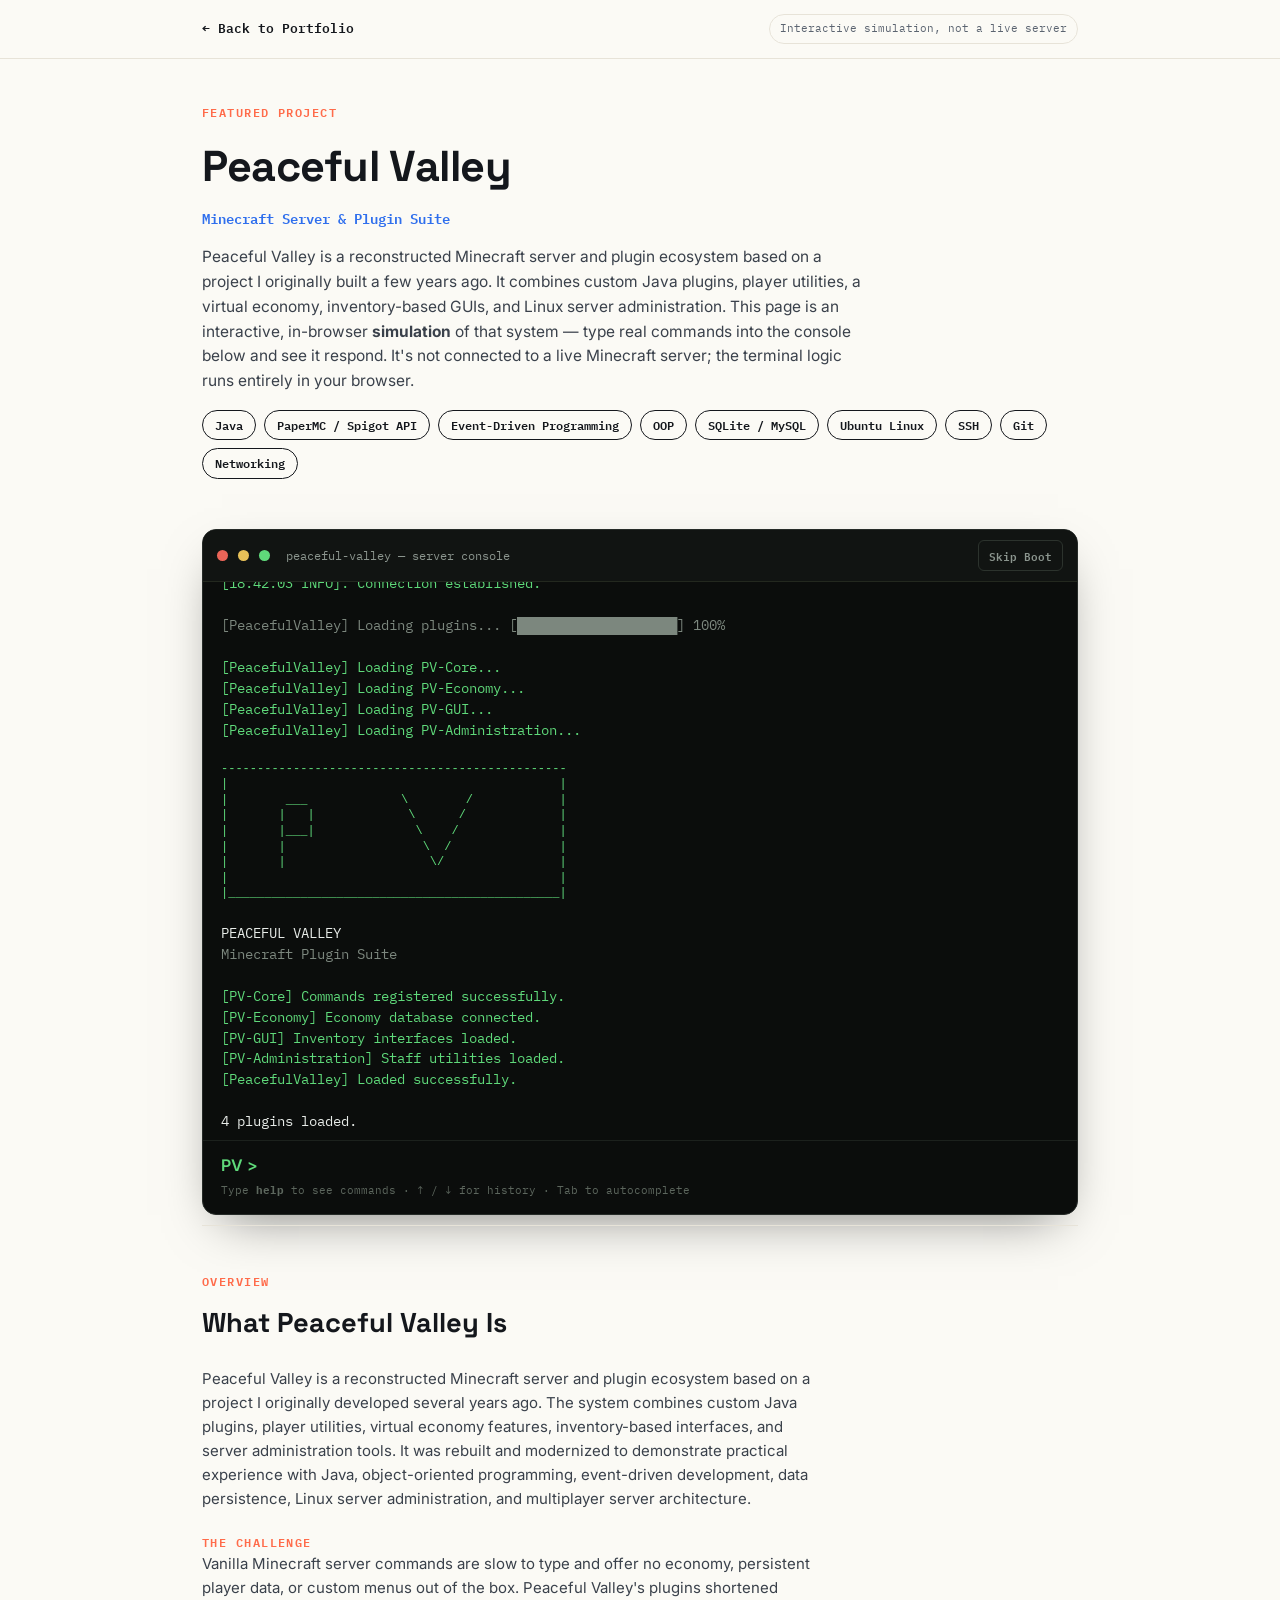
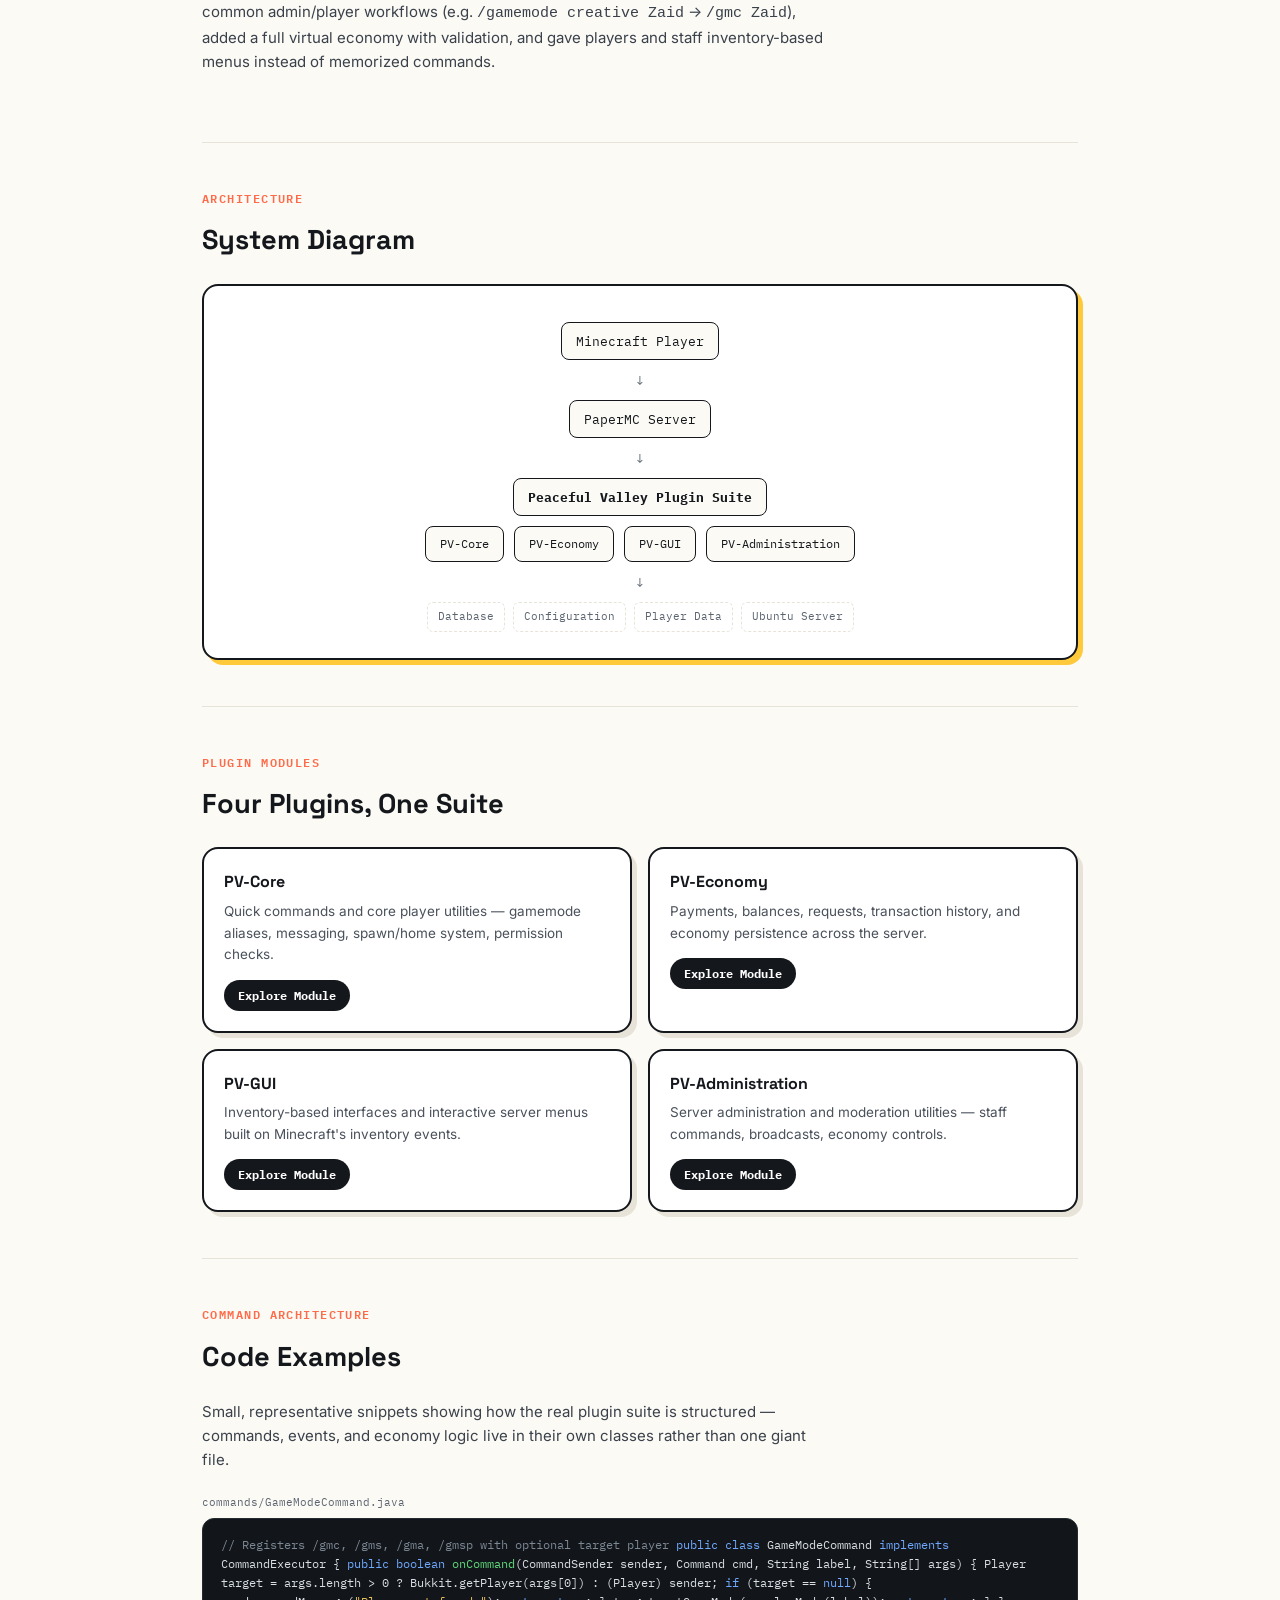
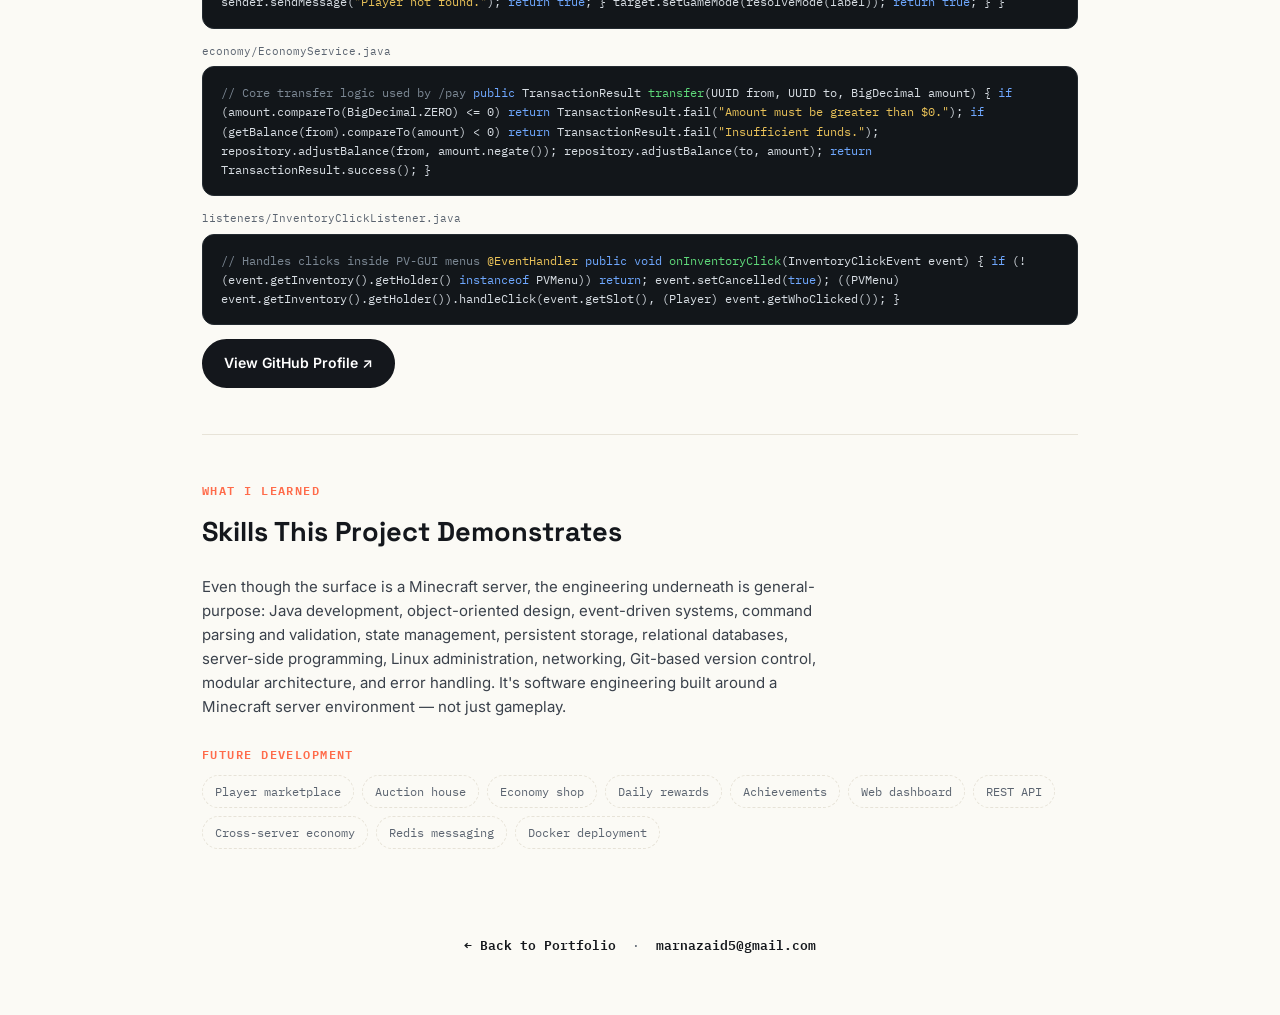
<file: peaceful-valley.html>
<!DOCTYPE html>
<html lang="en">
<head>
<meta charset="UTF-8">
<meta name="viewport" content="width=device-width, initial-scale=1.0">
<meta name="description" content="Peaceful Valley — a custom Java plugin suite and multiplayer server environment built by Zaid Sunna.">
<title>Peaceful Valley — Zaid Sunna</title>
<link rel="icon" href="favicon.svg" type="image/svg+xml">
<link rel="icon" href="favicon.ico" sizes="any">
<link rel="icon" type="image/png" sizes="32x32" href="favicon-32.png">
<link rel="icon" type="image/png" sizes="16x16" href="favicon-16.png">
<link rel="apple-touch-icon" sizes="180x180" href="apple-touch-icon.png">
<link rel="manifest" href="site.webmanifest">
<meta property="og:type" content="website">
<meta property="og:title" content="Peaceful Valley — Zaid Sunna">
<meta property="og:description" content="A custom Java plugin suite and multiplayer server environment built by Zaid Sunna.">
<meta property="og:image" content="og-image.png">
<meta name="twitter:card" content="summary_large_image">
<meta name="twitter:image" content="og-image.png">
<link rel="preconnect" href="https://fonts.googleapis.com">
<link rel="preconnect" href="https://fonts.gstatic.com" crossorigin>
<link href="https://fonts.googleapis.com/css2?family=Space+Grotesk:wght@500;600;700&family=Inter:wght@400;500;600;700&family=IBM+Plex+Mono:wght@400;500;600&display=swap" rel="stylesheet">
<style>
  :root{
    --bg:#FBFAF5; --surface:#FFFFFF; --ink:#14171C; --ink-muted:#5B6470; --line:#E7E3D8;
    --blue:#2F6FED; --coral:#FF6B4A; --mint:#16B378; --violet:#8B5CF6; --sun:#FFC93C;
    --radius:16px; --maxw:920px;
    --term-bg:#0B0D0C; --term-line:#1B1F1D;
    --term-green:#5FD97A; --term-white:#E8ECE9; --term-gray:#7C877E; --term-gold:#E8C158; --term-red:#F3695E;
  }
  *{box-sizing:border-box; margin:0; padding:0;}
  html{scroll-behavior:smooth;}
  body{ background:var(--bg); color:var(--ink); font-family:'Inter',sans-serif; line-height:1.6; -webkit-font-smoothing:antialiased; }
  a{ color:var(--blue); text-decoration:none; }
  a:focus-visible, button:focus-visible{ outline:3px solid var(--blue); outline-offset:2px; }
  .wrap{ max-width:var(--maxw); margin:0 auto; padding:0 22px; }

  /* top bar */
  .topbar{ position:sticky; top:0; z-index:40; background:rgba(251,250,245,0.9); backdrop-filter:blur(8px); border-bottom:1px solid var(--line); }
  .topbar-inner{ max-width:var(--maxw); margin:0 auto; padding:14px 22px; display:flex; align-items:center; justify-content:space-between; }
  .back-link{ font-family:'IBM Plex Mono',monospace; font-size:13px; font-weight:600; color:var(--ink); display:flex; align-items:center; gap:6px; }
  .back-link:hover{ color:var(--blue); text-decoration:none; }
  .disclosure-pill{ font-family:'IBM Plex Mono',monospace; font-size:11px; color:var(--ink-muted); border:1px solid var(--line); padding:5px 10px; border-radius:999px; }

  .intro{ padding:44px 0 20px; }
  .eyebrow{ font-family:'IBM Plex Mono',monospace; font-size:12px; font-weight:600; letter-spacing:0.12em; text-transform:uppercase; color:var(--coral); margin-bottom:10px; }
  h1{ font-family:'Space Grotesk',sans-serif; font-weight:700; font-size:clamp(1.9rem,6vw,2.7rem); letter-spacing:-0.01em; }
  .sub{ font-family:'IBM Plex Mono',monospace; font-size:14px; color:var(--blue); font-weight:600; margin-top:6px; }
  .intro p{ margin-top:16px; max-width:66ch; color:#3A414B; font-size:15.5px; }
  .tech-tags{ margin-top:16px; display:flex; flex-wrap:wrap; gap:8px; }
  .tech-tags span{ font-family:'IBM Plex Mono',monospace; font-size:11.5px; font-weight:600; padding:5px 12px; border-radius:999px; border:1.5px solid var(--ink); }

  /* -------- TERMINAL -------- */
  .term-shell{
    margin:30px 0 10px;
    background:var(--term-bg);
    border-radius:14px;
    border:1px solid #262b28;
    box-shadow:0 20px 50px -20px rgba(0,0,0,0.5);
    overflow:hidden;
  }
  .term-header{
    display:flex; align-items:center; gap:10px;
    padding:10px 14px;
    background:#111412;
    border-bottom:1px solid #23281f;
  }
  .term-header .tdot{ width:11px; height:11px; border-radius:50%; }
  .term-header .tdot.r{ background:#EA6558; }
  .term-header .tdot.y{ background:#E8C158; }
  .term-header .tdot.g{ background:#5FD97A; }
  .term-header .title{ font-family:'IBM Plex Mono',monospace; font-size:12px; color:#8B958E; margin-left:6px; }
  .term-header .skip-btn{
    margin-left:auto;
    font-family:'IBM Plex Mono',monospace; font-size:11px; font-weight:600;
    color:#8B958E; background:transparent; border:1px solid #2C332D; border-radius:6px;
    padding:5px 10px; cursor:pointer;
  }
  .term-header .skip-btn:hover{ color:var(--term-white); border-color:#454d46; }

  .term-body{
    height:460px;
    height:min(62vh, 560px);
    min-height:340px;
    overflow-y:auto;
    padding:18px 18px 8px;
    font-family:'IBM Plex Mono', monospace;
    font-size:13.5px;
    color:var(--term-white);
  }
  @media (max-width:560px){ .term-body{ font-size:12.5px; height:66vh; } }

  .term-line{ white-space:pre-wrap; word-break:break-word; line-height:1.55; }
  .l-green{ color:var(--term-green); }
  .l-red{ color:var(--term-red); }
  .l-gold{ color:var(--term-gold); }
  .l-gray{ color:var(--term-gray); }
  .l-white{ color:var(--term-white); }
  .l-blue{ color:#6FA8FF; }
  .term-line a{ color:#6FA8FF; text-decoration:underline; }
  .ascii{ color:var(--term-green); font-size:12px; line-height:1.3; }
  @media (max-width:700px){ .ascii.full{ display:none; } }
  @media (min-width:701px){ .ascii.compact{ display:none; } }

  .blink-cursor{
    display:inline-block;
    width:8px; height:14px;
    background:var(--term-green);
    animation:blinkCursor 1s steps(1) infinite;
    vertical-align:text-bottom;
    box-shadow:0 0 6px rgba(95,217,122,0.5);
  }
  @keyframes blinkCursor{ 50%{ opacity:0; } }
  @media (prefers-reduced-motion: reduce){ .blink-cursor{ animation:none; } }

  .term-input-row{
    display:flex; align-items:center; gap:8px;
    padding:4px 0 4px;
  }
  .term-prompt{ color:var(--term-green); font-weight:600; flex-shrink:0; }
  .term-input{
    flex:1; background:transparent; border:0; outline:0;
    color:var(--term-white); font-family:'IBM Plex Mono', monospace; font-size:13.5px;
    caret-color:var(--term-green);
  }
  @media (max-width:560px){ .term-input{ font-size:12.5px; } }

  .term-footer{
    padding:8px 18px 14px;
    border-top:1px solid #1c211d;
  }
  .term-hint{ font-family:'IBM Plex Mono',monospace; font-size:11px; color:#5C665D; }

  /* -------- module cards -------- */
  section{ padding:46px 0; border-top:1px solid var(--line); }
  h2{ font-family:'Space Grotesk',sans-serif; font-size:clamp(1.3rem,3.6vw,1.7rem); font-weight:700; margin-bottom:22px; }
  .lead{ color:#3A414B; font-size:15px; max-width:70ch; margin-bottom:22px; }

  .module-grid{ display:grid; grid-template-columns:1fr 1fr; gap:16px; }
  @media (max-width:680px){ .module-grid{ grid-template-columns:1fr; } }
  .module-card{
    background:var(--surface); border:2px solid var(--ink); border-radius:var(--radius);
    padding:20px; box-shadow:5px 5px 0 var(--line);
    transition:transform .15s ease, box-shadow .15s ease;
  }
  .module-card:hover{ transform:translateY(-3px); box-shadow:6px 7px 0 var(--blue); }
  .module-card:nth-child(2):hover{ box-shadow:6px 7px 0 var(--mint); }
  .module-card:nth-child(3):hover{ box-shadow:6px 7px 0 var(--violet); }
  .module-card:nth-child(4):hover{ box-shadow:6px 7px 0 var(--coral); }
  .module-card h3{ font-family:'Space Grotesk',sans-serif; font-size:16px; font-weight:700; margin-bottom:6px; }
  .module-card p{ font-size:13.5px; color:#4A515B; margin-bottom:14px; }
  .explore-module{
    font-family:'IBM Plex Mono',monospace; font-size:11.5px; font-weight:700;
    background:var(--ink); color:#fff; border:none; border-radius:999px;
    padding:8px 14px; cursor:pointer;
  }
  .explore-module:hover{ background:var(--blue); }

  /* -------- architecture diagram -------- */
  .diagram{
    background:var(--surface); border:2px solid var(--ink); border-radius:var(--radius);
    padding:26px; box-shadow:5px 5px 0 var(--sun);
    font-family:'IBM Plex Mono',monospace; font-size:12.5px;
  }
  .diagram-row{ display:flex; justify-content:center; margin:10px 0; }
  .diagram-box{ border:1.5px solid var(--ink); border-radius:8px; padding:8px 14px; background:var(--bg); text-align:center; }
  .diagram-arrow{ text-align:center; color:var(--ink-muted); margin:2px 0; }
  .diagram-branches{ display:flex; flex-wrap:wrap; gap:10px; justify-content:center; margin:10px 0; }
  .diagram-branches .diagram-box{ font-size:11.5px; }
  .diagram-sub{ display:flex; flex-wrap:wrap; gap:8px; justify-content:center; margin-top:10px; }
  .diagram-sub span{ font-size:11px; color:var(--ink-muted); border:1px dashed var(--line); padding:5px 10px; border-radius:6px; }

  /* -------- code snippets -------- */
  .snippet{
    background:#12161A; color:#D8DEE4; border-radius:12px; padding:16px 18px;
    font-family:'IBM Plex Mono',monospace; font-size:12px; overflow-x:auto; margin-bottom:14px;
    border:1px solid #232a30;
  }
  .snippet .cmt{ color:#7C8894; }
  .snippet .kw{ color:#6FA8FF; }
  .snippet .str{ color:#E8C158; }
  .snippet .fn{ color:#5FD97A; }
  .snippet .annotation{ color:#E8C158; }
  .snippet-label{ font-family:'IBM Plex Mono',monospace; font-size:11px; color:var(--ink-muted); margin-bottom:6px; }

  .future-list{ display:flex; flex-wrap:wrap; gap:8px; }
  .future-list span{ font-family:'IBM Plex Mono',monospace; font-size:12px; padding:6px 12px; border:1px dashed var(--line); border-radius:999px; color:var(--ink-muted); }

  .github-row{ display:flex; gap:12px; flex-wrap:wrap; margin-top:8px; }
  .btn{ font-family:'Inter',sans-serif; font-size:14px; font-weight:600; padding:11px 20px; border-radius:999px; border:2px solid var(--ink); color:var(--ink); background:var(--surface); display:inline-flex; align-items:center; gap:8px; transition:transform .15s ease, box-shadow .15s ease; }
  .btn:hover{ transform:translateY(-2px); box-shadow:4px 4px 0 var(--ink); text-decoration:none; }
  .btn.primary{ background:var(--ink); color:#fff; }

  footer{ padding:40px 0 60px; text-align:center; }
  .footer-line{ font-family:'IBM Plex Mono',monospace; font-size:13px; color:var(--ink-muted); }
  .footer-line a{ color:var(--ink); font-weight:600; }

  /* -------- demo GUI modal -------- */
  .gui-overlay{
    position:fixed; inset:0; background:rgba(10,12,10,0.7);
    display:none; align-items:center; justify-content:center; z-index:100; padding:20px;
  }
  .gui-overlay.open{ display:flex; }
  .gui-modal{
    background:#1B1F1D; border:2px solid #333A34; border-radius:12px;
    width:100%; max-width:360px; padding:20px;
    font-family:'IBM Plex Mono',monospace;
  }
  .gui-modal h3{ color:#E8ECE9; font-size:14px; letter-spacing:0.05em; text-align:center; margin-bottom:16px; }
  .gui-slots{ display:grid; grid-template-columns:repeat(3,1fr); gap:8px; }
  .gui-slot{
    aspect-ratio:1; background:#262B27; border:2px solid #3A423C; border-radius:6px;
    display:flex; align-items:center; justify-content:center; text-align:center;
    color:#C9D1CC; font-size:10.5px; font-weight:600; cursor:pointer; padding:4px;
    transition:background .15s ease, border-color .15s ease;
  }
  .gui-slot:hover{ background:#323932; border-color:var(--term-green); color:#fff; }
  .gui-close{
    margin-top:16px; width:100%; padding:9px; background:transparent;
    border:1px solid #3A423C; border-radius:6px; color:#8B958E;
    font-family:'IBM Plex Mono',monospace; font-size:12px; cursor:pointer;
  }
  .gui-close:hover{ color:#fff; border-color:#5c665e; }
</style>
</head>
<body>

<div class="topbar">
  <div class="topbar-inner">
    <a class="back-link" href="index.html">← Back to Portfolio</a>
    <span class="disclosure-pill">Interactive simulation, not a live server</span>
  </div>
</div>

<div class="wrap">

  <div class="intro">
    <div class="eyebrow">Featured Project</div>
    <h1>Peaceful Valley</h1>
    <div class="sub">Minecraft Server &amp; Plugin Suite</div>
    <p>Peaceful Valley is a reconstructed Minecraft server and plugin ecosystem based on a project I originally built a few years ago. It combines custom Java plugins, player utilities, a virtual economy, inventory-based GUIs, and Linux server administration. This page is an interactive, in-browser <strong>simulation</strong> of that system — type real commands into the console below and see it respond. It's not connected to a live Minecraft server; the terminal logic runs entirely in your browser.</p>
    <div class="tech-tags">
      <span>Java</span><span>PaperMC / Spigot API</span><span>Event-Driven Programming</span>
      <span>OOP</span><span>SQLite / MySQL</span><span>Ubuntu Linux</span><span>SSH</span><span>Git</span><span>Networking</span>
    </div>
  </div>

  <!-- ============ TERMINAL ============ -->
  <div class="term-shell">
    <div class="term-header">
      <span class="tdot r"></span><span class="tdot y"></span><span class="tdot g"></span>
      <span class="title">peaceful-valley — server console</span>
      <button class="skip-btn" id="skipBtn">Skip Boot</button>
    </div>
    <div class="term-body" id="termBody" tabindex="0"></div>
    <div class="term-footer">
      <div class="term-input-row">
        <span class="term-prompt">PV &gt;</span>
        <input type="text" class="term-input" id="termInput" autocomplete="off" autocapitalize="off" spellcheck="false" aria-label="Peaceful Valley terminal input" disabled>
      </div>
      <div class="term-hint">Type <b>help</b> to see commands · ↑ / ↓ for history · Tab to autocomplete</div>
    </div>
  </div>

  <!-- ============ OVERVIEW ============ -->
  <section id="overview">
    <div class="eyebrow">Overview</div>
    <h2>What Peaceful Valley Is</h2>
    <p class="lead">Peaceful Valley is a reconstructed Minecraft server and plugin ecosystem based on a project I originally developed several years ago. The system combines custom Java plugins, player utilities, virtual economy features, inventory-based interfaces, and server administration tools. It was rebuilt and modernized to demonstrate practical experience with Java, object-oriented programming, event-driven development, data persistence, Linux server administration, and multiplayer server architecture.</p>

    <div class="eyebrow">The Challenge</div>
    <p class="lead" style="margin-top:-10px;">Vanilla Minecraft server commands are slow to type and offer no economy, persistent player data, or custom menus out of the box. Peaceful Valley's plugins shortened common admin/player workflows (e.g. <code>/gamemode creative Zaid</code> → <code>/gmc Zaid</code>), added a full virtual economy with validation, and gave players and staff inventory-based menus instead of memorized commands.</p>
  </section>

  <!-- ============ ARCHITECTURE ============ -->
  <section id="architecture">
    <div class="eyebrow">Architecture</div>
    <h2>System Diagram</h2>
    <div class="diagram">
      <div class="diagram-row"><div class="diagram-box">Minecraft Player</div></div>
      <div class="diagram-arrow">↓</div>
      <div class="diagram-row"><div class="diagram-box">PaperMC Server</div></div>
      <div class="diagram-arrow">↓</div>
      <div class="diagram-row"><div class="diagram-box"><b>Peaceful Valley Plugin Suite</b></div></div>
      <div class="diagram-branches">
        <div class="diagram-box">PV-Core</div>
        <div class="diagram-box">PV-Economy</div>
        <div class="diagram-box">PV-GUI</div>
        <div class="diagram-box">PV-Administration</div>
      </div>
      <div class="diagram-arrow">↓</div>
      <div class="diagram-sub">
        <span>Database</span><span>Configuration</span><span>Player Data</span><span>Ubuntu Server</span>
      </div>
    </div>
  </section>

  <!-- ============ MODULES ============ -->
  <section id="modules">
    <div class="eyebrow">Plugin Modules</div>
    <h2>Four Plugins, One Suite</h2>
    <div class="module-grid">
      <div class="module-card">
        <h3>PV-Core</h3>
        <p>Quick commands and core player utilities — gamemode aliases, messaging, spawn/home system, permission checks.</p>
        <button class="explore-module" data-cmd="inspect pv-core">Explore Module</button>
      </div>
      <div class="module-card">
        <h3>PV-Economy</h3>
        <p>Payments, balances, requests, transaction history, and economy persistence across the server.</p>
        <button class="explore-module" data-cmd="inspect pv-economy">Explore Module</button>
      </div>
      <div class="module-card">
        <h3>PV-GUI</h3>
        <p>Inventory-based interfaces and interactive server menus built on Minecraft's inventory events.</p>
        <button class="explore-module" data-cmd="inspect pv-gui">Explore Module</button>
      </div>
      <div class="module-card">
        <h3>PV-Administration</h3>
        <p>Server administration and moderation utilities — staff commands, broadcasts, economy controls.</p>
        <button class="explore-module" data-cmd="inspect pv-administration">Explore Module</button>
      </div>
    </div>
  </section>

  <!-- ============ CODE ============ -->
  <section id="code">
    <div class="eyebrow">Command Architecture</div>
    <h2>Code Examples</h2>
    <p class="lead">Small, representative snippets showing how the real plugin suite is structured — commands, events, and economy logic live in their own classes rather than one giant file.</p>

    <div class="snippet-label">commands/GameModeCommand.java</div>
    <div class="snippet"><span class="cmt">// Registers /gmc, /gms, /gma, /gmsp with optional target player</span>
<span class="kw">public class</span> GameModeCommand <span class="kw">implements</span> CommandExecutor {
    <span class="kw">public boolean</span> <span class="fn">onCommand</span>(CommandSender sender, Command cmd, String label, String[] args) {
        Player target = args.length &gt; 0 ? Bukkit.getPlayer(args[0]) : (Player) sender;
        <span class="kw">if</span> (target == <span class="kw">null</span>) { sender.sendMessage(<span class="str">"Player not found."</span>); <span class="kw">return true</span>; }
        target.setGameMode(resolveMode(label));
        <span class="kw">return true</span>;
    }
}</div>

    <div class="snippet-label">economy/EconomyService.java</div>
    <div class="snippet"><span class="cmt">// Core transfer logic used by /pay</span>
<span class="kw">public</span> TransactionResult <span class="fn">transfer</span>(UUID from, UUID to, BigDecimal amount) {
    <span class="kw">if</span> (amount.compareTo(BigDecimal.ZERO) &lt;= 0)
        <span class="kw">return</span> TransactionResult.fail(<span class="str">"Amount must be greater than $0."</span>);
    <span class="kw">if</span> (getBalance(from).compareTo(amount) &lt; 0)
        <span class="kw">return</span> TransactionResult.fail(<span class="str">"Insufficient funds."</span>);
    repository.adjustBalance(from, amount.negate());
    repository.adjustBalance(to, amount);
    <span class="kw">return</span> TransactionResult.success();
}</div>

    <div class="snippet-label">listeners/InventoryClickListener.java</div>
    <div class="snippet"><span class="cmt">// Handles clicks inside PV-GUI menus</span>
<span class="annotation">@EventHandler</span>
<span class="kw">public void</span> <span class="fn">onInventoryClick</span>(InventoryClickEvent event) {
    <span class="kw">if</span> (!(event.getInventory().getHolder() <span class="kw">instanceof</span> PVMenu)) <span class="kw">return</span>;
    event.setCancelled(<span class="kw">true</span>);
    ((PVMenu) event.getInventory().getHolder()).handleClick(event.getSlot(), (Player) event.getWhoClicked());
}</div>

    <div class="github-row">
      <a class="btn primary" href="https://github.com/ZaidSu" target="_blank" rel="noopener">View GitHub Profile ↗</a>
    </div>
  </section>

  <!-- ============ WHAT I LEARNED ============ -->
  <section id="learned">
    <div class="eyebrow">What I Learned</div>
    <h2>Skills This Project Demonstrates</h2>
    <p class="lead">Even though the surface is a Minecraft server, the engineering underneath is general-purpose: Java development, object-oriented design, event-driven systems, command parsing and validation, state management, persistent storage, relational databases, server-side programming, Linux administration, networking, Git-based version control, modular architecture, and error handling. It's software engineering built around a Minecraft server environment — not just gameplay.</p>

    <div class="eyebrow" style="margin-top:26px;">Future Development</div>
    <div class="future-list">
      <span>Player marketplace</span><span>Auction house</span><span>Economy shop</span><span>Daily rewards</span>
      <span>Achievements</span><span>Web dashboard</span><span>REST API</span><span>Cross-server economy</span>
      <span>Redis messaging</span><span>Docker deployment</span>
    </div>
  </section>

  <footer>
    <div class="footer-line">
      <a href="index.html">← Back to Portfolio</a> &nbsp;·&nbsp;
      <a href="mailto:marnazaid5@gmail.com">marnazaid5@gmail.com</a>
    </div>
  </footer>

</div>

<!-- ============ DEMO GUI MODAL ============ -->
<div class="gui-overlay" id="guiOverlay">
  <div class="gui-modal">
    <h3>PEACEFUL VALLEY MENU</h3>
    <div class="gui-slots">
      <div class="gui-slot" data-cmd="profile">PROFILE</div>
      <div class="gui-slot" data-cmd="balance">ECONOMY</div>
      <div class="gui-slot" data-cmd="baltop">SHOP</div>
      <div class="gui-slot" data-cmd="server">SERVER</div>
      <div class="gui-slot" data-cmd="status">SETTINGS</div>
      <div class="gui-slot" data-cmd="players">PLAYERS</div>
    </div>
    <button class="gui-close" id="guiClose">Close Menu</button>
  </div>
</div>

<script>
(function(){
  "use strict";

  const reducedMotion = window.matchMedia('(prefers-reduced-motion: reduce)').matches;
  const termBody = document.getElementById('termBody');
  const termInput = document.getElementById('termInput');
  const skipBtn = document.getElementById('skipBtn');
  const guiOverlay = document.getElementById('guiOverlay');
  const guiClose = document.getElementById('guiClose');

  /* ---------------- state ---------------- */
  const state = {
    currentUser: 'John',
    players: {
      John:  { balance: 12450.00, flying:false, home:true },
      Billy: { balance: 7820.00,  flying:false, home:false },
      Notch: { balance: 9100.00,  flying:false, home:false },
      Archy: { balance: 3200.00,  flying:false, home:false },
      Bob:   { balance: 15600.00, flying:false, home:false }
    },
    requests: [],
    transactions: [
      { id:1042, from:'John', to:'Billy', amount:500.00, status:'Completed' },
      { id:1041, from:'Bob', to:'Archy', amount:150.00, status:'Completed' },
      { id:1040, from:'Billy', to:'Notch', amount:75.00, status:'Completed' }
    ],
    nextTxId: 1043,
    history: [],
    histIndex: -1
  };
  const PLAYER_NAMES = Object.keys(state.players);

  function fmt(n){ return '$' + Number(n).toLocaleString('en-US', {minimumFractionDigits:2, maximumFractionDigits:2}); }

  /* ---------------- terminal rendering ---------------- */
  function line(text, cls){
    const div = document.createElement('div');
    div.className = 'term-line' + (cls ? ' ' + cls : '');
    div.innerHTML = text;
    termBody.appendChild(div);
  }
  function blank(){ line('&nbsp;'); }
  function scrollToBottom(){ termBody.scrollTop = termBody.scrollHeight; }

  function printLines(arr){
    arr.forEach(item => {
      if (typeof item === 'string') line(item);
      else line(item.text, item.cls);
    });
    scrollToBottom();
  }

  /* ---------------- boot sequence ---------------- */
  const asciiFull = `------------------------------------------------
|                                              |
|        ___             \\        /            |
|       |   |             \\      /             |
|       |___|              \\    /              |
|       |                   \\  /               |
|       |                    \\/                |
|                                              |
|______________________________________________|`;

  const asciiCompact = `--------------------------
|                        |
|  __        \\   /       |
|  |  |       \\ /        |
|  |__|        \\/        |
|                        |
|________________________|`;

  const bootLines = [
    { text:'root@peaceful-valley:~$ ./start.sh', cls:'l-white' },
    { text:'[18:42:01 INFO]: Starting Peaceful Valley Server...', cls:'l-gray' },
    { text:'[18:42:01 INFO]: Loading configuration...', cls:'l-gray' },
    { text:'[18:42:02 INFO]: Initializing Java runtime (OpenJDK 17)...', cls:'l-gray' },
    { text:'[18:42:02 INFO]: Binding to port 25565...', cls:'l-gray' },
    { text:'[18:42:02 INFO]: Connecting to Ubuntu host...', cls:'l-gray' },
    { text:'[18:42:03 INFO]: Connection established.', cls:'l-green' },
    { text:'&nbsp;' }
  ];

  const pluginLoadLines = [
    { text:'[PeacefulValley] Loading PV-Core...', cls:'l-green' },
    { text:'[PeacefulValley] Loading PV-Economy...', cls:'l-green' },
    { text:'[PeacefulValley] Loading PV-GUI...', cls:'l-green' },
    { text:'[PeacefulValley] Loading PV-Administration...', cls:'l-green' },
    { text:'&nbsp;' }
  ];

  const bootLines2 = [
    { text:'[PV-Core] Commands registered successfully.', cls:'l-green' },
    { text:'[PV-Economy] Economy database connected.', cls:'l-green' },
    { text:'[PV-GUI] Inventory interfaces loaded.', cls:'l-green' },
    { text:'[PV-Administration] Staff utilities loaded.', cls:'l-green' },
    { text:'[PeacefulValley] Loaded successfully.', cls:'l-green' },
    { text:'&nbsp;' },
    { text:'4 plugins loaded.', cls:'l-white' },
    { text:'0 errors.', cls:'l-white' },
    { text:'Server status: <b>ONLINE</b>', cls:'l-gold' },
    { text:'Boot time: 1.8s', cls:'l-gray' },
    { text:'&nbsp;' },
    { text:'This is an interactive simulation of the Peaceful Valley plugin suite — not a live Minecraft server.', cls:'l-gray' },
    { text:'Type "help" to explore Peaceful Valley.', cls:'l-white' }
  ];

  let booted = false;

  async function typeLine(item, delay){
    if (reducedMotion) { printLines([item]); return; }
    printLines([item]);
    await sleep(delay);
  }
  function sleep(ms){ return new Promise(r => setTimeout(r, ms)); }

  async function animateProgressBar(label, fast){
    const div = document.createElement('div');
    div.className = 'term-line l-gray';
    termBody.appendChild(div);
    const frames = fast ? [100] : [20, 45, 70, 90, 100];
    for (const pct of frames){
      const filled = Math.round(pct / 5);
      const bar = '█'.repeat(filled) + '░'.repeat(20 - filled);
      div.textContent = `${label} [${bar}] ${pct}%`;
      scrollToBottom();
      if (!reducedMotion) await sleep(fast ? 15 : 110);
    }
  }

  async function runBoot(fast){
    termBody.innerHTML = '';
    const step = fast ? 12 : 55;
    for (const l of bootLines) { await typeLine(l, step); }
    await animateProgressBar('[PeacefulValley] Loading plugins...', fast || reducedMotion);
    line('&nbsp;');
    for (const l of pluginLoadLines) { await typeLine(l, step); }

    const asciiDiv = document.createElement('div');
    asciiDiv.innerHTML =
      '<pre class="ascii full">' + asciiFull + '</pre>' +
      '<pre class="ascii compact">' + asciiCompact + '</pre>';
    termBody.appendChild(asciiDiv);
    line('&nbsp;');
    line('PEACEFUL VALLEY', 'l-white');
    line('Minecraft Plugin Suite', 'l-gray');
    line('&nbsp;');
    scrollToBottom();
    await sleep(fast ? 40 : 200);
    for (const l of bootLines2) { await typeLine(l, step); }

    // Blinking cursor beat before handing off to the real input
    const cursorLine = document.createElement('div');
    cursorLine.className = 'term-line';
    cursorLine.innerHTML = '<span class="l-green">PV &gt;</span> <span class="blink-cursor">&nbsp;</span>';
    termBody.appendChild(cursorLine);
    scrollToBottom();
    await sleep(fast || reducedMotion ? 60 : 500);

    finishBoot();
  }

  function finishBoot(){
    booted = true;
    termInput.disabled = false;
    termInput.focus();
    skipBtn.style.display = 'none';
    sessionStorage.setItem('pv_visited', '1');
    scrollToBottom();
  }

  let bootStarted = false;
  function startBoot(fast){
    if (bootStarted) return;
    bootStarted = true;
    runBoot(fast);
  }

  skipBtn.addEventListener('click', () => {
    if (booted) return;
    termBody.innerHTML = '';
    bootStarted = false;
    startBoot(true);
  });

  /* ---------------- command engine ---------------- */
  const HELP_TEXT = [
    { text:'# PEACEFUL VALLEY COMMANDS', cls:'l-gold' },
    { text:'&nbsp;' },
    { text:'PROJECT', cls:'l-white' },
    { text:'  about, projects, plugins, tech, server, github', cls:'l-gray' },
    { text:'&nbsp;' },
    { text:'PLAYER', cls:'l-white' },
    { text:'  players, whoami, profile, balance, bal, user <player>', cls:'l-gray' },
    { text:'&nbsp;' },
    { text:'ECONOMY', cls:'l-white' },
    { text:'  pay <player> <amount>, request <player> <amount>, accept, deny, transactions, baltop', cls:'l-gray' },
    { text:'&nbsp;' },
    { text:'GAMEPLAY', cls:'l-white' },
    { text:'  gmc [player], gms [player], gma [player], gmsp [player], fly [player], heal [player], feed [player], spawn, home, sethome', cls:'l-gray' },
    { text:'&nbsp;' },
    { text:'PLUGIN INSPECTION', cls:'l-white' },
    { text:'  plugins, inspect pv-core, inspect pv-economy, inspect pv-gui, inspect pv-administration, demo gui', cls:'l-gray' },
    { text:'&nbsp;' },
    { text:'TERMINAL', cls:'l-white' },
    { text:'  help, clear, history, version, status', cls:'l-gray' },
    { text:'&nbsp;' },
    { text:'========================================', cls:'l-gray' }
  ];

  function playerBlock(who){
    const p = state.players[who];
    return { balance:p.balance };
  }

  function findPlayer(name){
    if (!name) return null;
    const match = PLAYER_NAMES.find(n => n.toLowerCase() === name.toLowerCase());
    return match || null;
  }

  const commands = {};
  function reg(names, fn){ names.split(',').forEach(n => commands[n.trim()] = fn); }

  reg('help', () => HELP_TEXT);

  reg('about', () => ([
    { text:'# PEACEFUL VALLEY', cls:'l-gold' },
    { text:'&nbsp;' },
    'Peaceful Valley is a custom Minecraft server',
    'and plugin ecosystem built around Java and',
    'the PaperMC API.',
    { text:'&nbsp;' },
    'The project includes custom commands,',
    'economy systems, player utilities,',
    'inventory GUIs, administration tools,',
    'persistent data, and Linux server',
    'infrastructure.',
    { text:'&nbsp;' },
    'The project originated several years ago',
    'and was later reconstructed and modernized',
    'as part of my software engineering portfolio.',
    { text:'&nbsp;' },
    { text:'========================================', cls:'l-gray' }
  ]));

  reg('projects', () => ([
    { text:'# OTHER PROJECTS', cls:'l-gold' },
    { text:'&nbsp;' },
    '• Rawh Wa Rayhan — full-stack e-commerce platform',
    '• Business & organization websites (4 live deployments)',
    { text:'&nbsp;' },
    'See the main portfolio for details on these.',
    { text:'========================================', cls:'l-gray' }
  ]));

  reg('plugins', () => ([
    { text:'# Installed Plugins (4)', cls:'l-gold' },
    { text:'&nbsp;' },
    { text:'[✓] PV-Core              v2.0', cls:'l-green' },
    { text:'[✓] PV-Economy           v2.0', cls:'l-green' },
    { text:'[✓] PV-GUI               v2.0', cls:'l-green' },
    { text:'[✓] PV-Administration    v2.0', cls:'l-green' },
    { text:'&nbsp;' },
    'All systems operational.',
    { text:'&nbsp;' },
    'Use: inspect <plugin>  to view details.'
  ]));

  reg('tech', () => ([
    { text:'# TECH STACK', cls:'l-gold' },
    { text:'&nbsp;' },
    { text:'BACKEND', cls:'l-white' }, '  Java, PaperMC API',
    { text:'&nbsp;' },
    { text:'PROGRAMMING', cls:'l-white' }, '  OOP, Event-Driven Architecture, Command Handling, Data Persistence, Config Management',
    { text:'&nbsp;' },
    { text:'DATABASE', cls:'l-white' }, '  SQLite / MySQL',
    { text:'&nbsp;' },
    { text:'INFRASTRUCTURE', cls:'l-white' }, '  Ubuntu Linux, SSH, Shell, Cron, Server Configuration, Networking',
    { text:'&nbsp;' },
    { text:'DEVELOPMENT', cls:'l-white' }, '  Git, GitHub, Maven/Gradle, IntelliJ IDEA',
    { text:'========================================', cls:'l-gray' }
  ]));

  reg('server', () => ([
    { text:'# PEACEFUL VALLEY SERVER', cls:'l-gold' },
    { text:'&nbsp;' },
    'Status              ONLINE',
    'Operating System    Ubuntu Linux',
    'Runtime             Java',
    'Server Platform     PaperMC',
    'Management          SSH',
    'Automation          Cron / Shell Scripts',
    'Database            SQLite / MySQL',
    'Version Control     Git',
    'Networking          TCP/IP, Custom Port, Firewall Config',
    { text:'========================================', cls:'l-gray' }
  ]));

  reg('github', () => ([
    'GitHub: <a href="https://github.com/ZaidSu" target="_blank" rel="noopener">github.com/ZaidSu</a>'
  ]));

  reg('players', () => {
    const out = [{ text:`# ONLINE PLAYERS`, cls:'l-gold' }, { text:`${PLAYER_NAMES.length} / 100`, cls:'l-white' }, { text:'&nbsp;' }];
    PLAYER_NAMES.forEach(n => out.push({ text:`<span class="l-green">●</span> ${n}`, cls:'l-white' }));
    out.push({ text:'========================================', cls:'l-gray' });
    return out;
  });

  reg('whoami', () => ([`You are controlling demo player: <b>${state.currentUser}</b>`]));

  reg('profile', () => {
    const p = state.players[state.currentUser];
    return [
      { text:'# PLAYER PROFILE', cls:'l-gold' }, { text:'&nbsp;' },
      `Name: ${state.currentUser}`,
      `Balance: ${fmt(p.balance)}`,
      `Flying: ${p.flying ? 'Yes' : 'No'}`,
      `Home Set: ${p.home ? 'Yes' : 'No'}`,
      { text:'========================================', cls:'l-gray' }
    ];
  });

  reg('user, login', (args) => {
    if (!args[0]) return [{ text:'Usage: user <player>', cls:'l-red' }];
    const target = findPlayer(args[0]);
    if (!target) return [{ text:`✗ Player "${args[0] || ''}" could not be found.`, cls:'l-red' }];
    state.currentUser = target;
    return [{ text:`Now controlling demo player: <b>${target}</b>`, cls:'l-green' }];
  });

  reg('balance, bal', (args) => {
    if (args[0]) {
      const target = findPlayer(args[0]);
      if (!target) return [{ text:`✗ Player "${args[0]}" could not be found.`, cls:'l-red' }];
      return [`${target}'s Balance: ${fmt(state.players[target].balance)}`];
    }
    return [
      { text:'   PEACEFUL VALLEY BANK', cls:'l-gold' }, { text:'&nbsp;' },
      `Account: ${state.currentUser}`,
      `Balance: ${fmt(state.players[state.currentUser].balance)}`
    ];
  });

  reg('pay', (args) => {
    const targetName = findPlayer(args[0]);
    const amount = parseFloat(args[1]);
    const me = state.players[state.currentUser];

    if (!args[0] || !args[1]) return [{text:'Usage: pay <player> <amount>', cls:'l-red'}];
    if (targetName && targetName === state.currentUser) return [{ text:'✗ You cannot send money to yourself.', cls:'l-red' }];
    if (!targetName) return [{ text:`✗ Player "${args[0]}" could not be found.`, cls:'l-red' }];
    if (isNaN(amount)) return [{ text:'✗ Invalid amount.', cls:'l-red' }, 'Usage: pay <player> <amount>'];
    if (amount <= 0) return [{ text:'✗ Amount must be greater than $0.', cls:'l-red' }];
    if (amount > me.balance) return [
      { text:'✗ Transaction failed.', cls:'l-red' }, { text:'&nbsp;' },
      'Reason: Insufficient funds.', `Your Balance: ${fmt(me.balance)}`
    ];

    me.balance -= amount;
    state.players[targetName].balance += amount;
    state.transactions.unshift({ id: state.nextTxId++, from: state.currentUser, to: targetName, amount, status:'Completed' });

    return [
      { text:'✓ Payment successful.', cls:'l-green' }, { text:'&nbsp;' },
      `You sent: ${fmt(amount)}`, `Recipient: ${targetName}`, `New Balance: ${fmt(me.balance)}`
    ];
  });

  reg('request', (args) => {
    if (!args[0] || !args[1]) return [{ text:'Usage: request <player> <amount>', cls:'l-red' }];
    const targetName = findPlayer(args[0]);
    const amount = parseFloat(args[1]);
    if (!targetName) return [{ text:`✗ Player "${args[0] || ''}" could not be found.`, cls:'l-red' }];
    if (isNaN(amount)) return [{ text:'✗ Invalid amount.', cls:'l-red' }, 'Usage: request <player> <amount>'];
    if (amount <= 0) return [{ text:'✗ Amount must be greater than zero.', cls:'l-red' }];
    state.requests.push({ from: state.currentUser, to: targetName, amount });
    return [
      { text:'✓ Payment request sent.', cls:'l-green' }, { text:'&nbsp;' },
      `Requested: ${fmt(amount)}`, `From: ${targetName}`
    ];
  });

  reg('requests', () => {
    const mine = state.requests.filter(r => r.to === state.currentUser);
    if (!mine.length) return ['No pending requests.'];
    const out = [{ text:'Pending Requests:', cls:'l-white' }, { text:'&nbsp;' }];
    mine.forEach(r => out.push(`${r.from} requested ${fmt(r.amount)}.`));
    return out;
  });

  reg('accept', () => {
    const idx = state.requests.findIndex(r => r.to === state.currentUser);
    if (idx === -1) return [{ text:'No pending requests.', cls:'l-red' }];
    const r = state.requests.splice(idx,1)[0];
    const me = state.players[state.currentUser];
    if (r.amount > me.balance) return [{ text:'✗ Insufficient funds to accept this request.', cls:'l-red' }];
    me.balance -= r.amount;
    state.players[r.from].balance += r.amount;
    state.transactions.unshift({ id: state.nextTxId++, from: state.currentUser, to: r.from, amount:r.amount, status:'Completed' });
    return [{ text:'✓ Request accepted.', cls:'l-green' }, `${fmt(r.amount)} sent to ${r.from}.`];
  });

  reg('deny', () => {
    const idx = state.requests.findIndex(r => r.to === state.currentUser);
    if (idx === -1) return [{ text:'No pending requests.', cls:'l-red' }];
    state.requests.splice(idx,1);
    return [{ text:'✓ Request denied.', cls:'l-gold' }];
  });

  reg('transactions', () => {
    const out = [{ text:'# RECENT TRANSACTIONS', cls:'l-gold' }, { text:'&nbsp;' }];
    state.transactions.slice(0,8).forEach(t => {
      out.push(`#${t.id}`, `${t.from} -> ${t.to}`, `${fmt(t.amount)}`, { text:t.status, cls:'l-green' }, { text:'&nbsp;' });
    });
    out.push({ text:'========================================', cls:'l-gray' });
    return out;
  });

  reg('baltop', () => {
    const ranked = PLAYER_NAMES.slice().sort((a,b) => state.players[b].balance - state.players[a].balance);
    const out = [{ text:'# PEACEFUL VALLEY BALANCE LEADERBOARD', cls:'l-gold' }, { text:'&nbsp;' }];
    ranked.forEach((n,i) => out.push(`${i+1}. ${n.padEnd(12,' ')} ${fmt(state.players[n].balance)}`));
    out.push({ text:'========================================', cls:'l-gray' });
    return out;
  });

  function gamemodeHandler(mode){
    return (args) => {
      const target = args[0] ? findPlayer(args[0]) : state.currentUser;
      if (args[0] && !target) return [{ text:`✗ Player "${args[0]}" was not found.`, cls:'l-red' }];
      if (target === state.currentUser) return [{ text:`✓ Gamemode changed to ${mode}.`, cls:'l-green' }];
      return [{ text:`✓ ${target}'s gamemode changed to ${mode}.`, cls:'l-green' }];
    };
  }
  reg('gmc', gamemodeHandler('CREATIVE'));
  reg('gms', gamemodeHandler('SURVIVAL'));
  reg('gma', gamemodeHandler('ADVENTURE'));
  reg('gmsp', gamemodeHandler('SPECTATOR'));

  reg('fly', (args) => {
    const target = args[0] ? findPlayer(args[0]) : state.currentUser;
    if (args[0] && !target) return [{ text:`✗ Player "${args[0]}" was not found.`, cls:'l-red' }];
    const p = state.players[target];
    p.flying = !p.flying;
    const verb = p.flying ? 'enabled' : 'disabled';
    if (target === state.currentUser) return [{ text:`Flight ${verb}.`, cls:'l-green' }];
    return [{ text:`Flight ${verb} for ${target}.`, cls:'l-green' }];
  });

  reg('heal', (args) => {
    const target = args[0] ? findPlayer(args[0]) : state.currentUser;
    if (args[0] && !target) return [{ text:`✗ Player "${args[0]}" was not found.`, cls:'l-red' }];
    if (target === state.currentUser) return [{ text:'✓ You have been fully healed.', cls:'l-green' }];
    return [{ text:`✓ ${target} has been fully healed.`, cls:'l-green' }];
  });

  reg('feed', (args) => {
    const target = args[0] ? findPlayer(args[0]) : state.currentUser;
    if (args[0] && !target) return [{ text:`✗ Player "${args[0]}" was not found.`, cls:'l-red' }];
    if (target === state.currentUser) return [{ text:'✓ Your hunger has been restored.', cls:'l-green' }];
    return [{ text:`✓ ${target}'s hunger has been restored.`, cls:'l-green' }];
  });

  reg('spawn', () => [{ text:'✓ Teleported to spawn.', cls:'l-green' }]);
  reg('home', () => {
    const p = state.players[state.currentUser];
    if (!p.home) return [{ text:'✗ No home set. Use "sethome" first.', cls:'l-red' }];
    return [{ text:'✓ Teleported home.', cls:'l-green' }];
  });
  reg('sethome', () => { state.players[state.currentUser].home = true; return [{ text:'✓ Home set at your current location.', cls:'l-green' }]; });

  reg('inspect', (args) => {
    const target = (args[0] || '').toLowerCase();
    if (!target) return [{ text:'Usage: inspect <pv-core|pv-economy|pv-gui|pv-administration>', cls:'l-red' }];
    const map = {
      'pv-core': [
        { text:'# PV-CORE', cls:'l-gold' }, { text:'&nbsp;' },
        'Core server functionality and player utility commands.', { text:'&nbsp;' },
        { text:'Features:', cls:'l-white' },
        '• Game mode aliases', '• Player utilities', '• Messaging', '• Spawn system',
        '• Home system', '• Permission checks', '• Command aliases', '• Player targeting',
        '• Server notifications', '• Configuration files', { text:'&nbsp;' },
        { text:'Example Commands:', cls:'l-white' },
        '/gmc  /gmc <player>', '/gms  /gms <player>', '/gma  /gma <player>', '/gmsp  /gmsp <player>',
        '/fly  /heal  /feed  /spawn  /home  /sethome', { text:'&nbsp;' },
        'Language: Java', 'API: PaperMC', 'Architecture: Event-Driven / Object-Oriented',
        { text:'========================================', cls:'l-gray' }
      ],
      'pv-economy': [
        { text:'# PV-ECONOMY', cls:'l-gold' }, { text:'&nbsp;' },
        'Custom virtual economy system for Peaceful Valley.', { text:'&nbsp;' },
        { text:'Features:', cls:'l-white' },
        '• Player balances', '• Player-to-player payments', '• Payment requests', '• Accept / deny requests',
        '• Transaction history', '• Economy leaderboards', '• Admin balance management',
        '• Persistent player data', '• Currency formatting', '• Validation and error handling', { text:'&nbsp;' },
        { text:'Commands:', cls:'l-white' },
        '/balance  /bal', '/pay <player> <amount>', '/request <player> <amount>', '/accept  /deny',
        '/transactions  /baltop',
        { text:'========================================', cls:'l-gray' }
      ],
      'pv-gui': [
        { text:'# PV-GUI', cls:'l-gold' }, { text:'&nbsp;' },
        'Custom inventory-based interfaces created using Minecraft inventory events.', { text:'&nbsp;' },
        { text:'Systems include:', cls:'l-white' },
        '• Main server menu', '• Player profile menu', '• Economy menu', '• Shop interface',
        '• Navigation buttons', '• Item click events', '• Dynamic item descriptions', '• Permission-based options',
        { text:'&nbsp;' }, { text:'Technology:', cls:'l-white' }, 'Java, PaperMC Inventory API, Event Listeners',
        { text:'&nbsp;' }, 'Type "demo gui" to see a simplified visual mockup.',
        { text:'========================================', cls:'l-gray' }
      ],
      'pv-administration': [
        { text:'# PV-ADMINISTRATION', cls:'l-gold' }, { text:'&nbsp;' },
        'Administrative and moderation utilities.', { text:'&nbsp;' },
        { text:'Features:', cls:'l-white' },
        '• Player management', '• Staff commands', '• Server broadcasts', '• Economy controls',
        '• Player teleport utilities', '• Permission checks', '• Server maintenance commands', '• Activity logging',
        { text:'&nbsp;' }, { text:'Example Commands:', cls:'l-white' },
        '/pvadmin  /broadcast  /setbalance  /addbalance  /tp  /tphere  /kick  /serverinfo',
        { text:'========================================', cls:'l-gray' }
      ]
    };
    if (!map[target]) return [{ text:`Unknown module: ${args[0] || ''}`, cls:'l-red' }, 'Try: inspect pv-core, inspect pv-economy, inspect pv-gui, inspect pv-administration'];
    return map[target];
  });

  reg('demo', (args) => {
    if ((args[0]||'').toLowerCase() === 'gui') { openGui(); return [{ text:'Opening PV-GUI mockup...', cls:'l-gray' }]; }
    if ((args[0]||'').toLowerCase() === 'join') return [
      { text:'PEACEFUL VALLEY', cls:'l-gold' }, { text:'&nbsp;' },
      `Welcome back, ${state.currentUser}!`, { text:'&nbsp;' },
      `Balance: ${fmt(state.players[state.currentUser].balance)}`,
      `Players Online: ${PLAYER_NAMES.length}`, { text:'&nbsp;' },
      'Use /help to get started.'
    ];
    return [{ text:'Usage: demo gui  |  demo join', cls:'l-red' }];
  });

  reg('status', () => ([
    { text:'# PEACEFUL VALLEY STATUS', cls:'l-gold' }, { text:'&nbsp;' },
    'Server              ONLINE', 'PV-Core             ENABLED', 'PV-Economy          ENABLED',
    'PV-GUI              ENABLED', 'PV-Administration   ENABLED', 'Database            CONNECTED',
    `Players             ${PLAYER_NAMES.length} / 100`, 'Errors              0',
    { text:'========================================', cls:'l-gray' }
  ]));

  reg('version', () => ([
    'Peaceful Valley — Portfolio Reconstruction', { text:'&nbsp;' },
    'Version 2.0', 'Original project concept: 2023–2024 era', 'Modernized: 2026',
    'Platform: PaperMC', 'Language: Java'
  ]));

  reg('history', () => {
    if (!state.history.length) return ['No command history yet.'];
    return state.history.map((c,i) => `${i+1}  ${c}`);
  });

  reg('clear', () => { termBody.innerHTML = ''; return null; });

  reg('sudo', (args) => {
    if (args.join(' ') === 'rm -rf /') return [{ text:'Permission denied.', cls:'l-red' }, 'Peaceful Valley would prefer to remain online.'];
    return [{ text:'Zaid is already the administrator.', cls:'l-gold' }];
  });
  reg('coffee', () => [{ text:'Java detected.', cls:'l-gold' }, '☕ Compiling...']);
  reg('ping', () => [{ text:'PONG', cls:'l-green' }, `${Math.floor(Math.random()*30)+18}ms`]);
  reg('hello, hi', () => ['Welcome to Peaceful Valley.']);

  const ALL_COMMANDS = Object.keys(commands);

  function runCommand(raw){
    const clean = raw.trim().replace(/^\//, '');
    if (!clean) return;
    state.history.push(raw.trim());
    state.histIndex = state.history.length;

    line(`<span class="l-green">PV &gt;</span> ${escapeHtml(raw.trim())}`, 'l-white');

    const parts = clean.split(/\s+/);
    const cmdName = parts[0].toLowerCase();
    const args = parts.slice(1);

    if (!(cmdName in commands)) {
      printLines([{ text:`Unknown command: ${escapeHtml(cmdName)}`, cls:'l-red' }, 'Type "help" for available commands.']);
      return;
    }
    const result = commands[cmdName](args);
    if (result) printLines(result);
    scrollToBottom();
  }

  function escapeHtml(s){ return s.replace(/[&<>"']/g, c => ({'&':'&amp;','<':'&lt;','>':'&gt;','"':'&quot;',"'":'&#39;'}[c])); }

  /* ---------------- input handling ---------------- */
  termInput.addEventListener('keydown', (e) => {
    if (!booted) return;
    if (e.key === 'Enter') {
      const val = termInput.value;
      termInput.value = '';
      runCommand(val);
    } else if (e.key === 'ArrowUp') {
      e.preventDefault();
      if (state.history.length) {
        state.histIndex = Math.max(0, state.histIndex - 1);
        termInput.value = state.history[state.histIndex] || '';
      }
    } else if (e.key === 'ArrowDown') {
      e.preventDefault();
      if (state.history.length) {
        state.histIndex = Math.min(state.history.length, state.histIndex + 1);
        termInput.value = state.history[state.histIndex] || '';
      }
    } else if (e.key === 'Tab') {
      e.preventDefault();
      const partial = termInput.value.trim().toLowerCase();
      if (!partial) return;
      const matches = ALL_COMMANDS.filter(c => c.startsWith(partial));
      if (matches.length === 1) termInput.value = matches[0] + ' ';
      else if (matches.length > 1) printLines([{ text: matches.join('   '), cls:'l-gray' }]);
    }
  });

  termBody.addEventListener('click', () => termInput.focus());

  /* ---------------- module card buttons -> run inspect ---------------- */
  document.querySelectorAll('.explore-module').forEach(btn => {
    btn.addEventListener('click', () => {
      document.querySelector('.term-shell').scrollIntoView({ behavior: reducedMotion ? 'auto' : 'smooth', block:'start' });
      if (booted) {
        termInput.value = btn.dataset.cmd;
        setTimeout(() => runCommand(btn.dataset.cmd), reducedMotion ? 0 : 400);
        termInput.value = '';
      }
    });
  });

  /* ---------------- demo gui modal ---------------- */
  function openGui(){ guiOverlay.classList.add('open'); }
  function closeGui(){ guiOverlay.classList.remove('open'); }
  guiClose.addEventListener('click', closeGui);
  guiOverlay.addEventListener('click', (e) => { if (e.target === guiOverlay) closeGui(); });
  document.querySelectorAll('.gui-slot').forEach(slot => {
    slot.addEventListener('click', () => {
      closeGui();
      if (booted) runCommand(slot.dataset.cmd);
      document.querySelector('.term-shell').scrollIntoView({ behavior: reducedMotion ? 'auto' : 'smooth', block:'start' });
    });
  });

  /* ---------------- boot on load ---------------- */
  const visitedBefore = sessionStorage.getItem('pv_visited') === '1';
  startBoot(reducedMotion || visitedBefore);

})();
</script>

</body>
</html>
</file>
